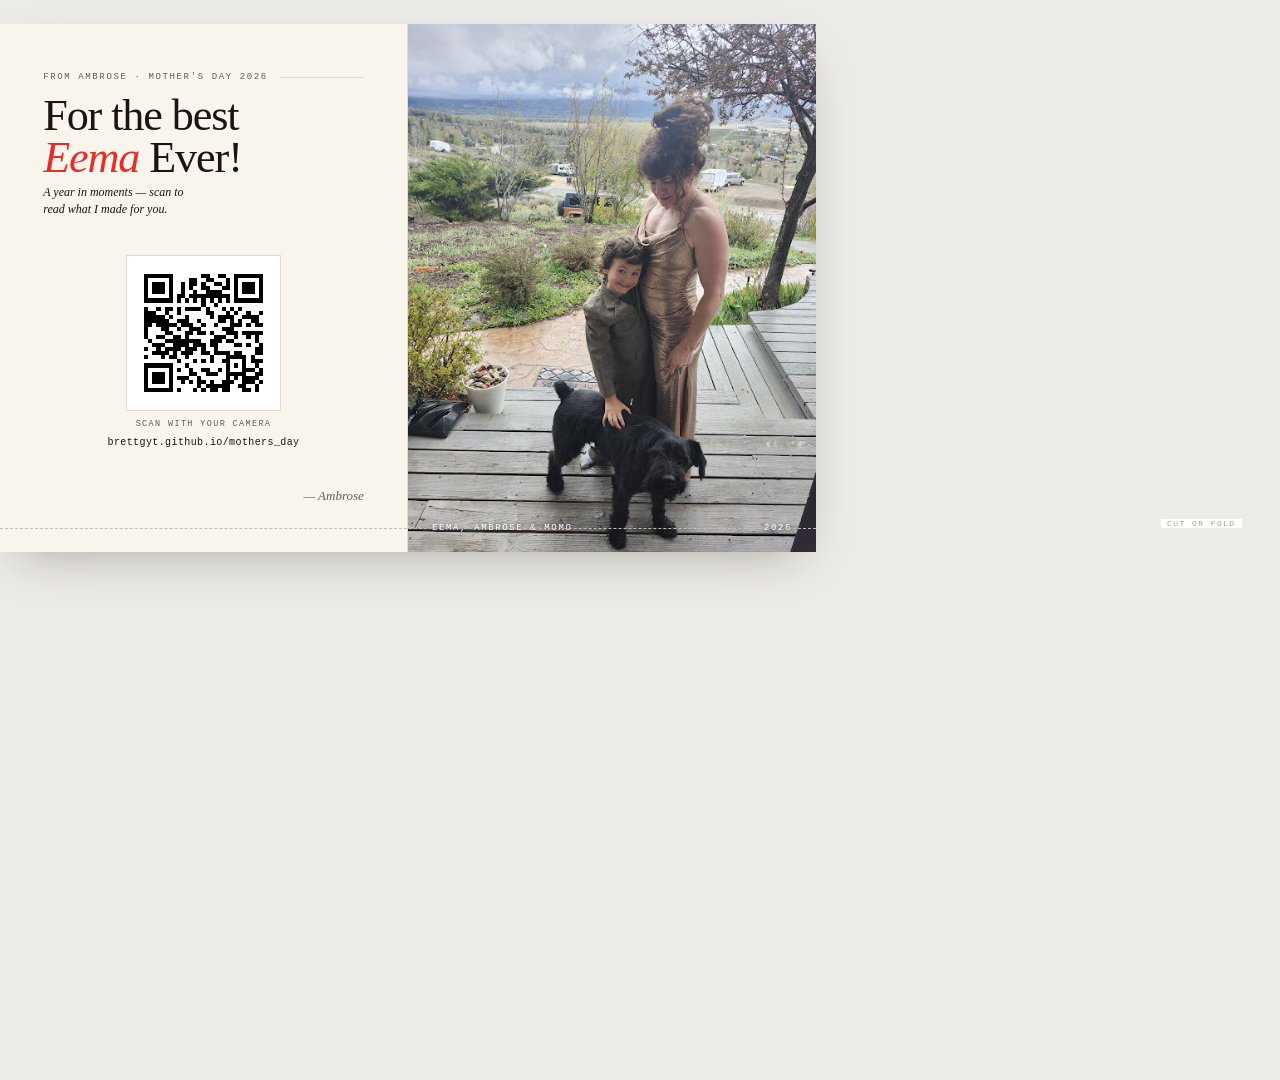
<file: card-print.html>
<!doctype html>
<html lang="en">
<head>
<meta charset="UTF-8">
<title>For Eema — Printable Card</title>
<style>
:root {
  --bg:      oklch(97% 0.012 80);
  --surface: oklch(99% 0.005 80);
  --fg:      oklch(20% 0.02 60);
  --muted:   oklch(48% 0.015 60);
  --border:  oklch(89% 0.012 80);
  --accent:  oklch(60% 0.22 28);

  --font-display: 'Iowan Old Style', 'Charter', Georgia, serif;
  --font-body:    -apple-system, BlinkMacSystemFont, 'Segoe UI', system-ui, sans-serif;
  --font-mono:    ui-monospace, 'IBM Plex Mono', 'JetBrains Mono', Menlo, monospace;
}

@page {
  size: 8.5in 11in;
  margin: 0;
}

* { margin: 0; padding: 0; box-sizing: border-box; }

html, body {
  width: 8.5in;
  height: 11in;
}

body {
  background: white;
  color: var(--fg);
  font-family: var(--font-body);
  -webkit-print-color-adjust: exact;
  print-color-adjust: exact;
}

/* ===== card occupies top half (8.5 x 5.5 in) ===== */
.card {
  width: 8.5in;
  height: 5.5in;
  background: var(--bg);
  display: grid;
  grid-template-columns: 1fr 1fr;
}

/* fold/cut line below the card */
.cut-line {
  position: absolute;
  top: 5.5in;
  left: 0;
  width: 8.5in;
  height: 0;
  border-top: 1px dashed oklch(80% 0.01 60);
}

.cut-label {
  position: absolute;
  top: calc(5.5in - 9px);
  right: 0.4in;
  font-family: var(--font-mono);
  font-size: 8px;
  letter-spacing: 0.18em;
  text-transform: uppercase;
  color: oklch(70% 0.01 60);
  background: white;
  padding: 0 6px;
}

/* ===== left side: text + QR ===== */
.left {
  padding: 0.5in 0.45in;
  display: grid;
  grid-template-rows: auto auto 1fr auto;
  gap: 0.14in;
  border-right: 1px solid var(--border);
}

.kicker {
  font-family: var(--font-mono);
  font-size: 9px;
  letter-spacing: 0.18em;
  text-transform: uppercase;
  color: var(--muted);
  font-weight: 500;
  display: flex;
  align-items: center;
  gap: 12px;
}

.kicker::after {
  content: "";
  flex: 1;
  height: 1px;
  background: var(--border);
}

.headline {
  font-family: var(--font-display);
  font-weight: 400;
  font-size: 0.46in;
  line-height: 0.94;
  letter-spacing: -0.025em;
  text-wrap: balance;
}

.headline .accent {
  color: var(--accent);
  font-style: italic;
}

.intro {
  font-family: var(--font-display);
  font-size: 12px;
  font-style: italic;
  line-height: 1.4;
  color: var(--fg);
  max-width: 26ch;
  margin-top: 0.06in;
}

.qr-block {
  align-self: center;
  justify-self: center;
  display: grid;
  justify-items: center;
  gap: 0.08in;
}

.qr-frame {
  background: white;
  padding: 0.1in;
  border: 1px solid var(--border);
}

.qr-frame img {
  display: block;
  width: 1.4in;
  height: 1.4in;
  image-rendering: pixelated;
}

.qr-caption {
  font-family: var(--font-mono);
  font-size: 8.5px;
  letter-spacing: 0.16em;
  text-transform: uppercase;
  color: var(--muted);
  text-align: center;
  line-height: 1.6;
}

.qr-caption .url {
  display: block;
  color: var(--fg);
  letter-spacing: 0.04em;
  text-transform: none;
  font-size: 10px;
  margin-top: 3px;
}

.signature {
  font-family: var(--font-display);
  font-size: 13px;
  font-style: italic;
  color: var(--muted);
  text-align: right;
}

/* ===== right side: photo full bleed ===== */
.right {
  position: relative;
  overflow: hidden;
}

.right img {
  position: absolute;
  inset: 0;
  width: 100%;
  height: 100%;
  object-fit: cover;
}

.photo-caption {
  position: absolute;
  inset: auto 0.25in 0.2in 0.25in;
  display: flex;
  justify-content: space-between;
  align-items: baseline;
  font-family: var(--font-mono);
  font-size: 9px;
  letter-spacing: 0.18em;
  text-transform: uppercase;
  color: white;
  text-shadow: 0 1px 4px oklch(20% 0.02 60 / 0.7);
  z-index: 2;
}

@media screen {
  body {
    background: oklch(94% 0.006 80);
  }
  .card {
    box-shadow: 0 18px 48px -20px oklch(20% 0.02 60 / 0.35);
    margin: 24px auto 0;
  }
}
</style>
</head>
<body>

  <div class="card">
    <div class="left">
      <p class="kicker">From Ambrose · Mother's Day 2026</p>

      <div>
        <h1 class="headline">For the best <span class="accent">Eema</span> Ever!</h1>
        <p class="intro">A year in moments — scan to read what I made for you.</p>
      </div>

      <div class="qr-block">
        <div class="qr-frame">
          <img src="[data-uri]" alt="QR linking to brettgyt.github.io/mothers_day">
        </div>
        <p class="qr-caption">
          Scan with your camera
          <span class="url">brettgyt.github.io/mothers_day</span>
        </p>
      </div>

      <p class="signature">— Ambrose</p>
    </div>

    <figure class="right">
      <img src="[data-uri]" alt="Eema, Ambrose, and Momo">
      <figcaption class="photo-caption">
        <span>Eema, Ambrose &amp; Momo</span>
        <span>2026</span>
      </figcaption>
    </figure>
  </div>

  <div class="cut-line"></div>
  <div class="cut-label">cut or fold</div>

</body>
</html>
</file>
